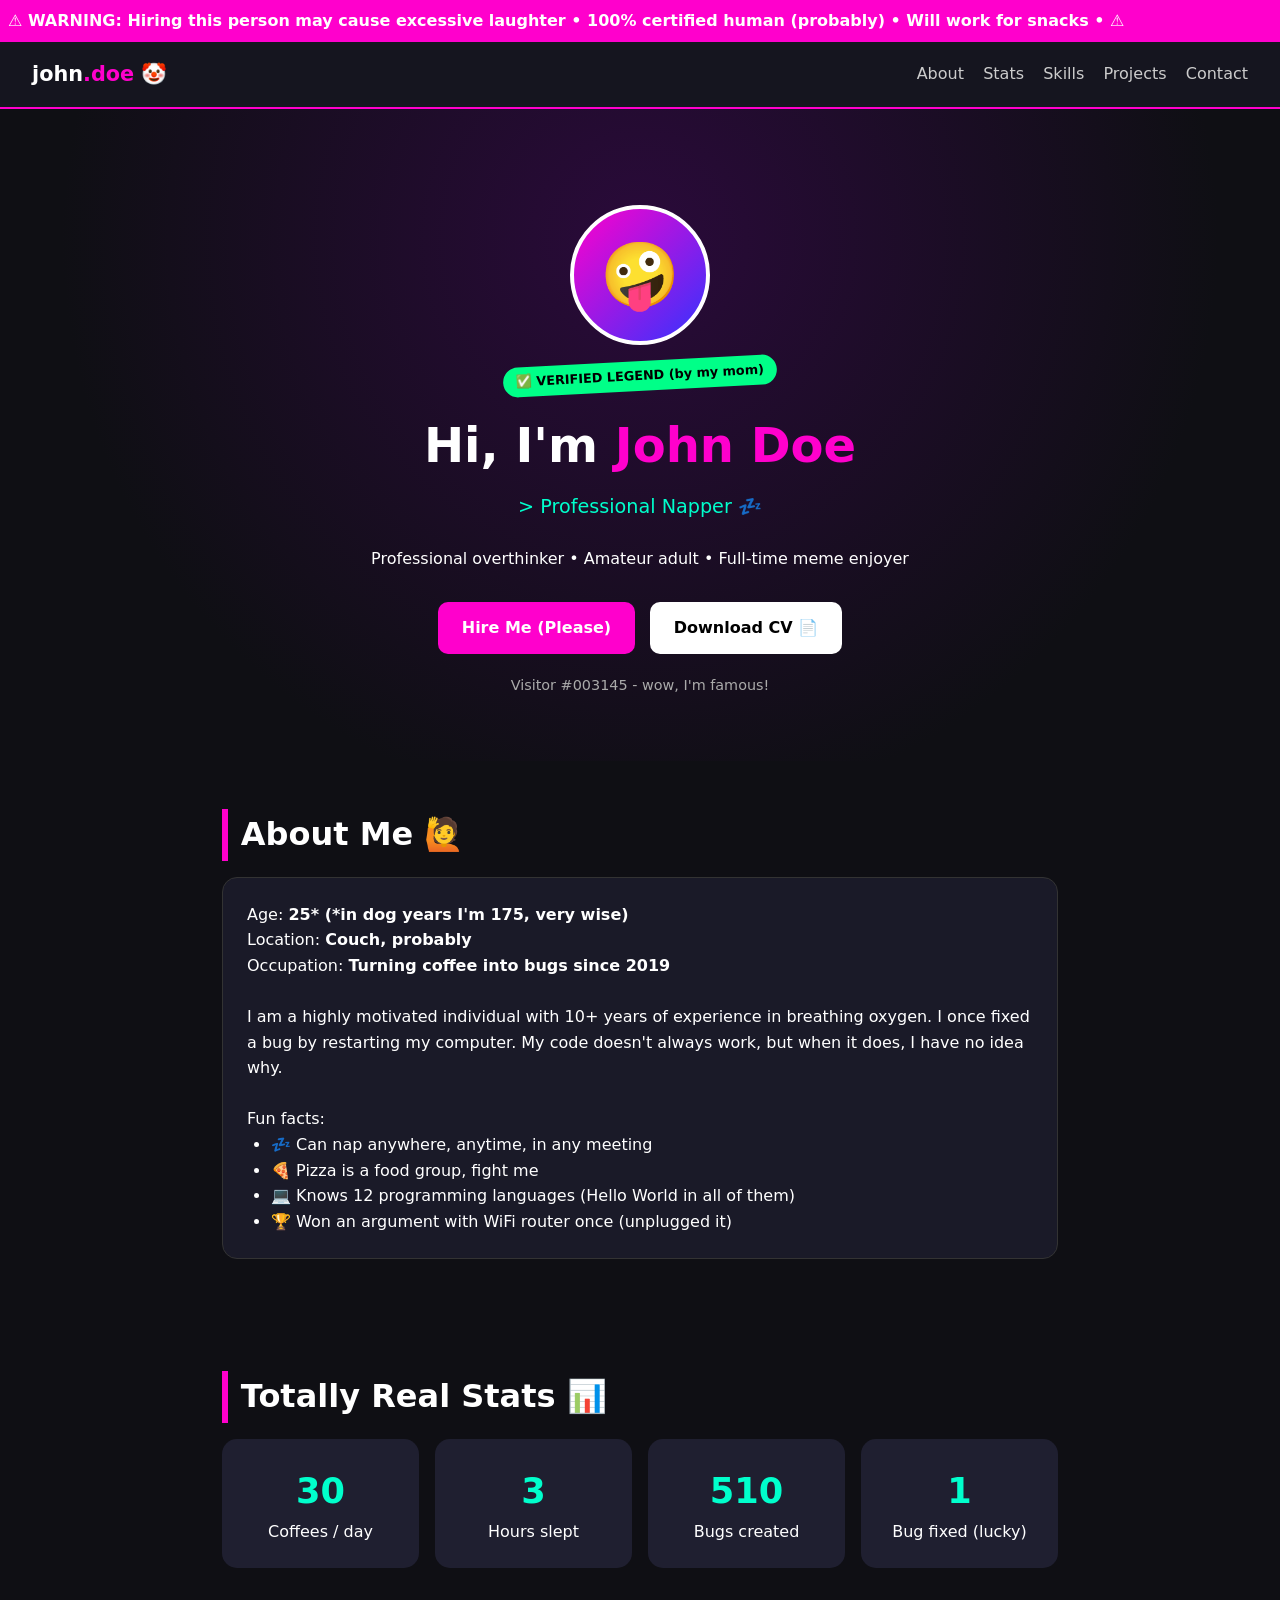
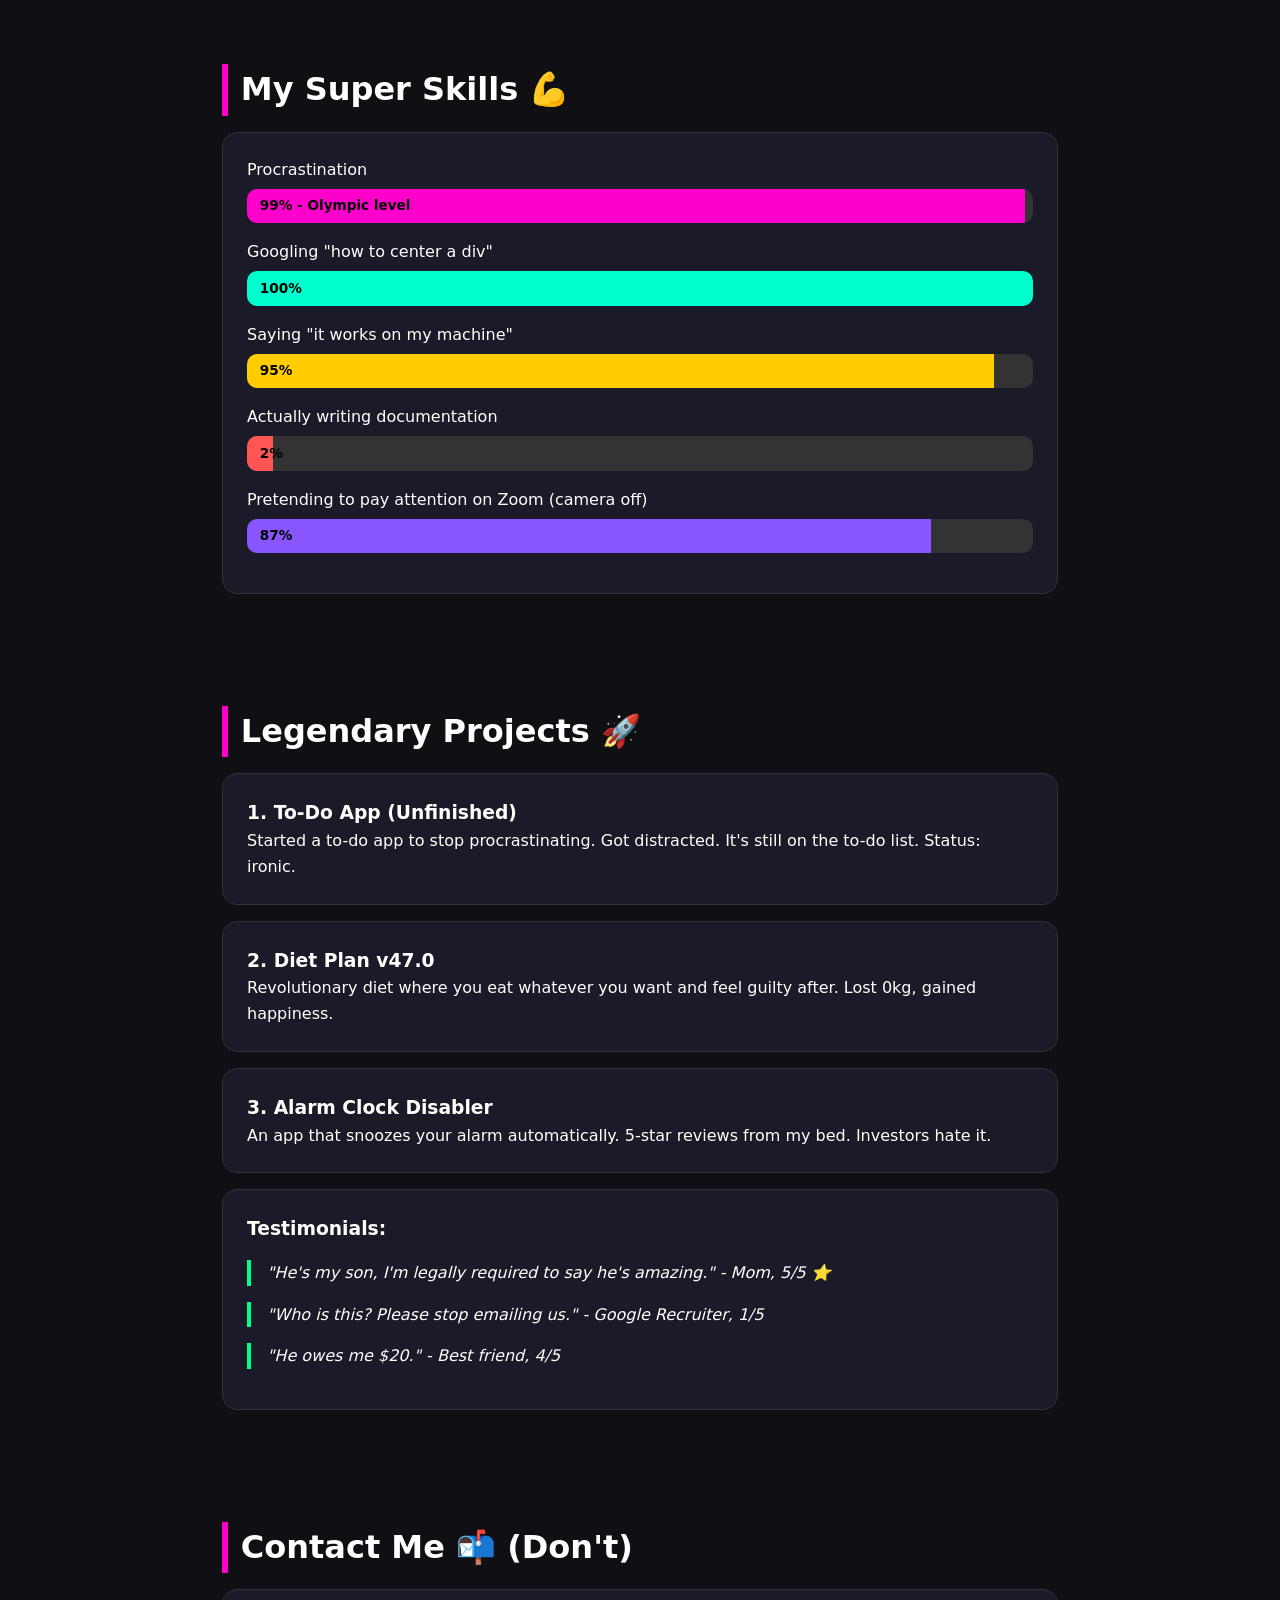
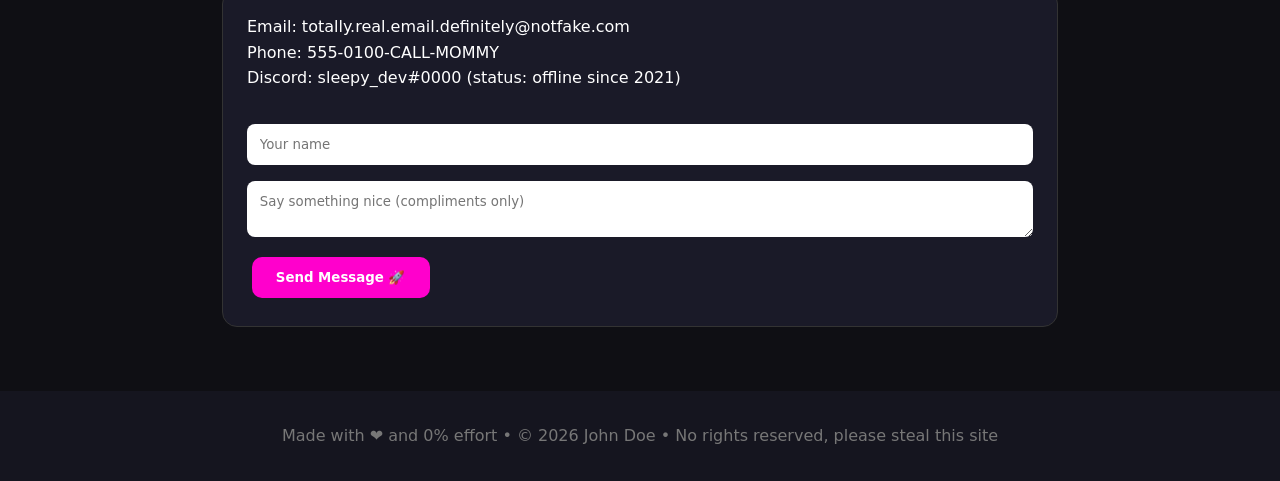
<file: roman_personal/index.html>
<!DOCTYPE html>
<html lang="en">
<head>
<meta charset="UTF-8" />
<meta name="viewport" content="width=device-width, initial-scale=1.0" />
<title>John Doe - Totally Legit Human</title>
<style>
  * { margin:0; padding:0; box-sizing:border-box; font-family: 'Segoe UI', system-ui, sans-serif; }
  body { background:#0f0f14; color:#fff; line-height:1.6; overflow-x:hidden; }
  nav { display:flex; justify-content:space-between; align-items:center; padding:1rem 2rem; background:#15151f; position:sticky; top:0; z-index:100; border-bottom:2px solid #ff00cc; }
  nav b { font-size:1.3rem; } nav b span { color:#ff00cc; }
  nav div a { color:#ccc; margin-left:1.2rem; text-decoration:none; }
  nav div a:hover { color:#ff00cc; }
  .hero { text-align:center; padding:6rem 2rem 4rem; background: radial-gradient(circle at 50% 20%, #2a0a3a, #0f0f14 70%); }
  .avatar { width:140px; height:140px; border-radius:50%; background:linear-gradient(135deg,#ff00cc,#3333ff); display:flex; align-items:center; justify-content:center; font-size:4rem; margin:0 auto 1rem; border:4px solid #fff; }
  .badge { display:inline-block; background:#00ff88; color:#000; padding:0.3rem 0.8rem; border-radius:20px; font-size:0.8rem; font-weight:bold; margin-bottom:1rem; transform:rotate(-3deg); }
  h1 { font-size:3rem; } h1 span { color:#ff00cc; }
  #typing { color:#00ffcc; min-height:1.8rem; font-size:1.2rem; margin:0.5rem 0 1.5rem; }
  .btns a, .btns button { display:inline-block; padding:0.8rem 1.5rem; margin:0.3rem; border-radius:10px; border:none; cursor:pointer; text-decoration:none; font-weight:bold; }
  .primary { background:#ff00cc; color:white; }
  .secondary { background:white; color:black; }
  section { max-width:900px; margin:0 auto; padding:3rem 2rem; }
  h2 { font-size:2rem; margin-bottom:1rem; border-left:6px solid #ff00cc; padding-left:0.8rem; }
  .card { background:#1a1a28; border-radius:15px; padding:1.5rem; margin:1rem 0; border:1px solid #333; }
  .stats { display:grid; grid-template-columns:repeat(auto-fit,minmax(180px,1fr)); gap:1rem; }
  .stat { background:#1f1f30; text-align:center; padding:1.5rem 1rem; border-radius:15px; }
  .stat h3 { font-size:2.2rem; color:#00ffcc; }
  .skill-bar { background:#333; border-radius:10px; overflow:hidden; margin:0.4rem 0 1rem; }
  .skill-fill { padding:0.4rem 0.8rem; font-size:0.85rem; font-weight:bold; color:#000; }
  footer { text-align:center; padding:2rem; background:#15151f; color:#777; }
  input, textarea { width:100%; padding:0.8rem; margin:0.5rem 0; border-radius:8px; border:none; }
  .testimonial { border-left:4px solid #00ff88; padding-left:1rem; margin:1rem 0; font-style:italic; }
  .marquee { background:#ff00cc; color:#fff; padding:0.5rem; white-space:nowrap; overflow:hidden; font-weight:bold; }
</style>
</head>
<body>
<div class="marquee">⚠️ WARNING: Hiring this person may cause excessive laughter • 100% certified human (probably) • Will work for snacks • ⚠️</div>
<nav><b>john<span>.doe</span> 🤡</b><div><a href="#about">About</a><a href="#stats">Stats</a><a href="#skills">Skills</a><a href="#projects">Projects</a><a href="#contact">Contact</a></div></nav>

<div class="hero">
  <div class="avatar">🤪</div>
  <div class="badge">✅ VERIFIED LEGEND (by my mom)</div>
  <h1>Hi, I'm <span>John Doe</span></h1>
  <div id="typing"></div>
  <p>Professional overthinker • Amateur adult • Full-time meme enjoyer</p><br>
  <div class="btns">
    <a class="primary" href="#contact">Hire Me (Please)</a>
    <a class="secondary" href="#" onclick="alert('Just kidding, there is no CV. I live in the moment.');return false;">Download CV 📄</a>
  </div>
  <p style="margin-top:1rem;font-size:0.9rem;color:#aaa" id="visitor-count">Visitor #000001 - congrats, you're my first friend!</p>
</div>

<section id="about">
  <h2>About Me 🙋</h2>
  <div class="card">
    <p>Age: <b>25* (*in dog years I'm 175, very wise)</b></p>
    <p>Location: <b>Couch, probably</b></p>
    <p>Occupation: <b>Turning coffee into bugs since 2019</b></p><br>
    <p>I am a highly motivated individual with 10+ years of experience in breathing oxygen. I once fixed a bug by restarting my computer. My code doesn't always work, but when it does, I have no idea why.</p>
    <p><br>Fun facts:</p>
    <ul style="margin-left:1.5rem">
      <li>💤 Can nap anywhere, anytime, in any meeting</li>
      <li>🍕 Pizza is a food group, fight me</li>
      <li>💻 Knows 12 programming languages (Hello World in all of them)</li>
      <li>🏆 Won an argument with WiFi router once (unplugged it)</li>
    </ul>
  </div>
</section>

<section id="stats">
  <h2>Totally Real Stats 📊</h2>
  <div class="stats">
    <div class="stat"><h3 data-count="47">0</h3><p>Coffees / day</p></div>
    <div class="stat"><h3 data-count="3">0</h3><p>Hours slept</p></div>
    <div class="stat"><h3 data-count="999">0</h3><p>Bugs created</p></div>
    <div class="stat"><h3 data-count="1">0</h3><p>Bug fixed (lucky)</p></div>
  </div>
</section>

<section id="skills">
  <h2>My Super Skills 💪</h2>
  <div class="card">
    <p>Procrastination</p><div class="skill-bar"><div class="skill-fill" style="width:99%;background:#ff00cc">99% - Olympic level</div></div>
    <p>Googling "how to center a div"</p><div class="skill-bar"><div class="skill-fill" style="width:100%;background:#00ffcc">100%</div></div>
    <p>Saying "it works on my machine"</p><div class="skill-bar"><div class="skill-fill" style="width:95%;background:#ffcc00">95%</div></div>
    <p>Actually writing documentation</p><div class="skill-bar"><div class="skill-fill" style="width:2%;background:#ff5555">2%</div></div>
    <p>Pretending to pay attention on Zoom (camera off)</p><div class="skill-bar"><div class="skill-fill" style="width:87%;background:#8855ff">87%</div></div>
  </div>
</section>

<section id="projects">
  <h2>Legendary Projects 🚀</h2>
  <div class="card"><h3>1. To-Do App (Unfinished)</h3><p>Started a to-do app to stop procrastinating. Got distracted. It's still on the to-do list. Status: ironic.</p></div>
  <div class="card"><h3>2. Diet Plan v47.0</h3><p>Revolutionary diet where you eat whatever you want and feel guilty after. Lost 0kg, gained happiness.</p></div>
  <div class="card"><h3>3. Alarm Clock Disabler</h3><p>An app that snoozes your alarm automatically. 5-star reviews from my bed. Investors hate it.</p></div>
  <div class="card">
    <h3>Testimonials:</h3>
    <div class="testimonial">"He's my son, I'm legally required to say he's amazing." - Mom, 5/5 ⭐</div>
    <div class="testimonial">"Who is this? Please stop emailing us." - Google Recruiter, 1/5</div>
    <div class="testimonial">"He owes me $20." - Best friend, 4/5</div>
  </div>
</section>

<section id="contact">
  <h2>Contact Me 📬 (Don't)</h2>
  <div class="card">
    <p>Email: totally.real.email.definitely@notfake.com</p>
    <p>Phone: 555-0100-CALL-MOMMY</p>
    <p>Discord: sleepy_dev#0000 (status: offline since 2021)</p><br>
    <input id="name" placeholder="Your name" />
    <textarea id="msg" placeholder="Say something nice (compliments only)"></textarea>
    <div class="btns"><button class="primary" onclick="sendMsg()">Send Message 🚀</button></div>
  </div>
</section>

<footer>Made with ❤️ and 0% effort • © 2026 John Doe • No rights reserved, please steal this site</footer>

<script>
  const roles = ["Professional Napper 💤","Bug Creator 🐛","Certified Snack Eater 🍕","CEO of Procrastination 🏢","StackOverflow Copier 📋"];
  let ri=0, ci=0, del=false;
  const el = document.getElementById('typing');
  (function type(){
    const cur = roles[ri];
    el.textContent = "> " + cur.slice(0,ci);
    if(!del){ ci++; if(ci>cur.length){ del=true; setTimeout(type,1200); return; } }
    else{ ci--; if(ci===0){ del=false; ri=(ri+1)%roles.length; } }
    setTimeout(type, del?30:70);
  })();
  // counters
  const counters = document.querySelectorAll('[data-count]');
  const io = new IntersectionObserver(es=>es.forEach(e=>{ if(e.isIntersecting){ let t=+e.target.dataset.count, c=0; const iv=setInterval(()=>{c+=Math.ceil(t/30); if(c>=t){c=t;clearInterval(iv);} e.target.textContent=c;},50); io.unobserve(e.target);} }));
  counters.forEach(c=>io.observe(c));
  // visitor
  let v = Math.floor(Math.random()*9000)+2;
  document.getElementById('visitor-count').textContent = `Visitor #${String(v).padStart(6,'0')} - wow, I'm famous!`;
  function sendMsg(){
    const n = document.getElementById('name').value || 'mysterious stranger';
    const excuses = ["Message sent to spam (just kidding... maybe).", "Error 404: Motivation not found to reply.", "Thanks "+n+"! I'll reply in 3-5 business years."];
    alert(excuses[Math.floor(Math.random()*excuses.length)]);
  }
  console.log("Psst... you found the console. You're hired as my IT support now.");
</script>
</body>
</html>
</file>
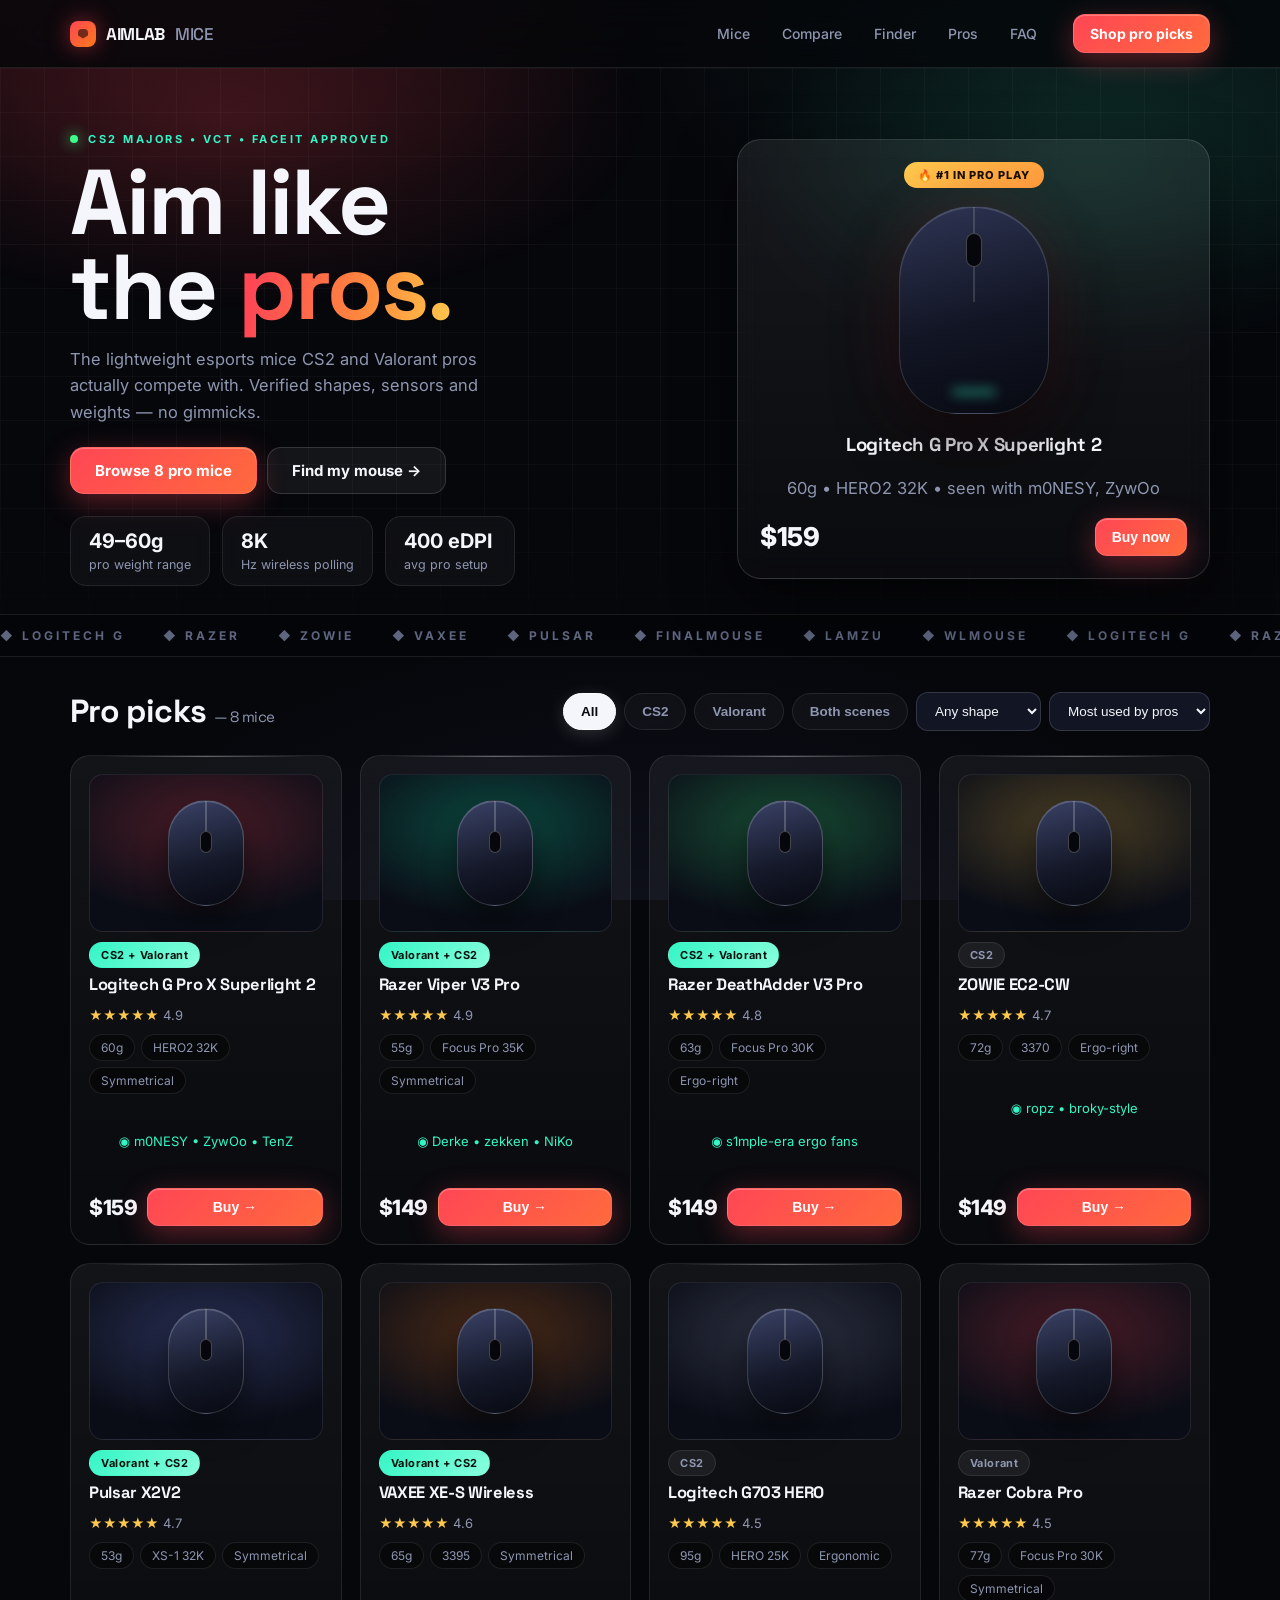
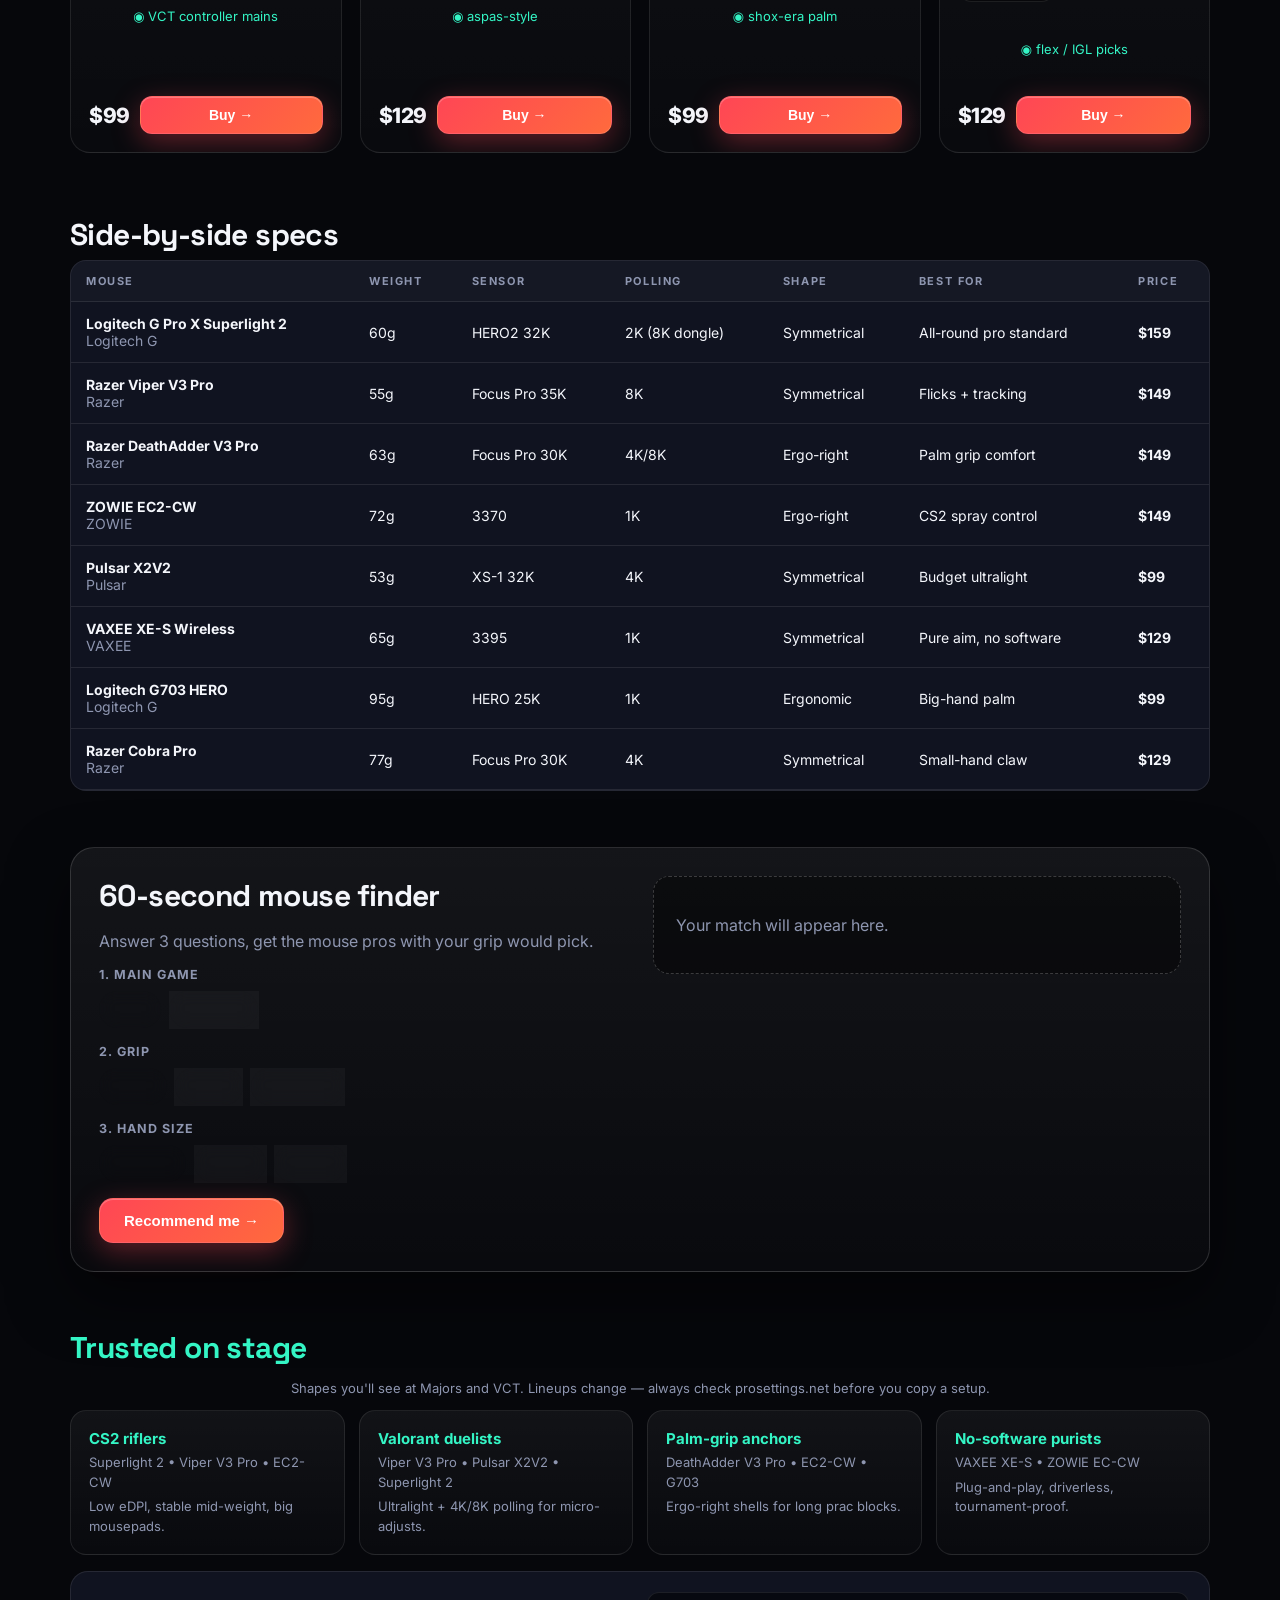
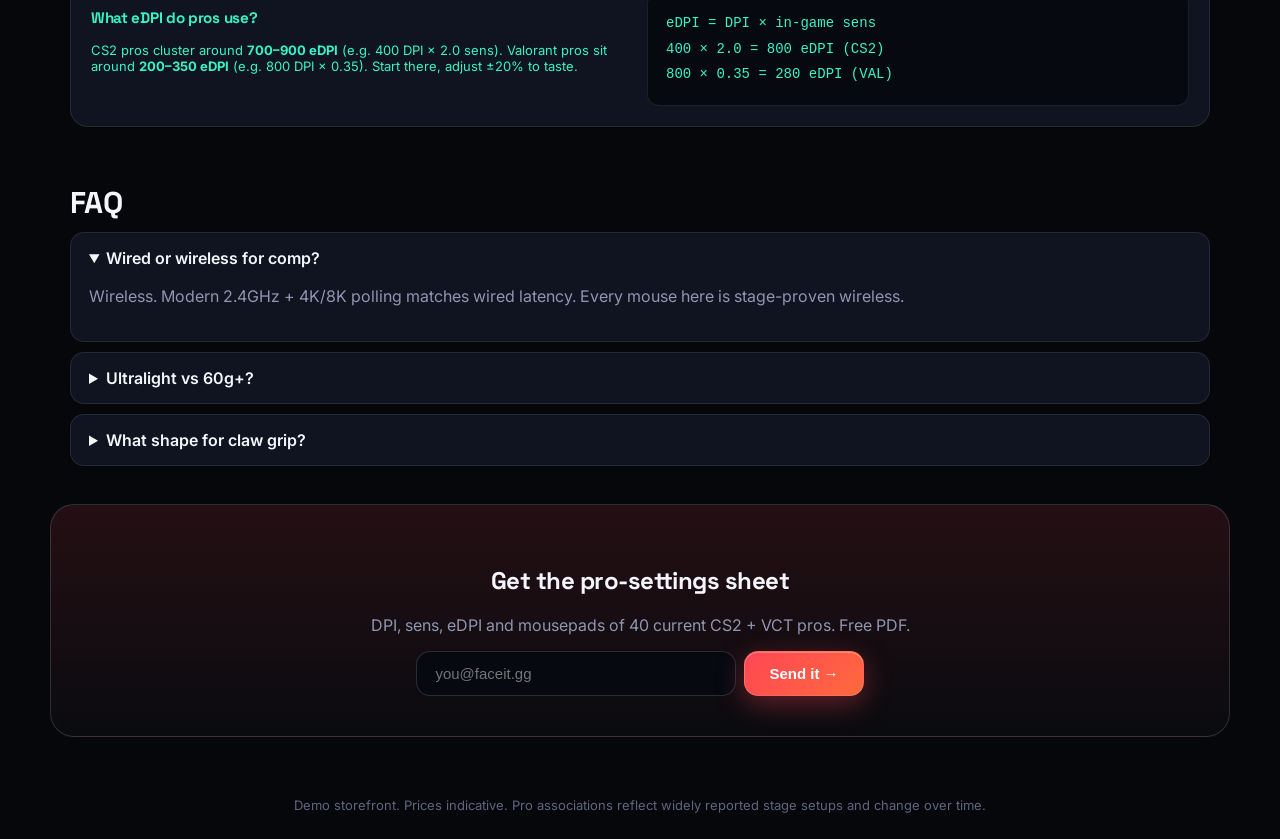
<file: daniel/mouse-site/index.html>
<!DOCTYPE html>
<html lang="en">
<head>
<meta charset="UTF-8" />
<meta name="viewport" content="width=device-width, initial-scale=1.0" />
<title>AIMLAB Mice — Pro CS2 & Valorant Picks</title>
<link rel="stylesheet" href="styles.css" />
</head>
<body>
<nav class="nav">
  <div class="nav-inner">
    <a class="brand" href="#top"><span class="mark"></span> AIMLAB<span class="thin">MICE</span></a>
    <div class="links">
      <a href="#mice">Mice</a><a href="#compare">Compare</a><a href="#finder">Finder</a><a href="#pros">Pros</a><a href="#faq">FAQ</a>
    </div>
    <a class="btn small" href="#mice">Shop pro picks</a>
  </div>
</nav>

<header class="hero" id="top">
  <div class="hero-bg"></div>
  <div class="hero-inner">
    <div class="hero-copy">
      <div class="kicker"><span class="dot"></span> CS2 MAJORS • VCT • FACEIT APPROVED</div>
      <h1>Aim like<br/>the <em>pros.</em></h1>
      <p>The lightweight esports mice CS2 and Valorant pros actually compete with. Verified shapes, sensors and weights — no gimmicks.</p>
      <div class="hero-cta">
        <a class="btn" href="#mice">Browse 8 pro mice</a>
        <a class="btn ghost" href="#finder">Find my mouse →</a>
      </div>
      <div class="hero-stats">
        <div><b>49–60g</b><span>pro weight range</span></div>
        <div><b>8K</b><span>Hz wireless polling</span></div>
        <div><b>400 eDPI</b><span>avg pro setup</span></div>
      </div>
    </div>
    <div class="hero-card">
      <div class="tag">🔥 #1 IN PRO PLAY</div>
      <div class="mouse-art superlight"><div class="wheel"></div></div>
      <h3>Logitech G Pro X Superlight 2</h3>
      <p class="muted">60g • HERO2 32K • seen with m0NESY, ZywOo</p>
      <div class="row"><span class="price">$159</span><button class="btn small" data-buy="Logitech G Pro X Superlight 2">Buy now</button></div>
    </div>
  </div>
  <div class="marquee"><div class="track" id="brandTrack"></div></div>
</header>

<section class="toolbar" id="mice">
  <h2>Pro picks <span id="count"></span></h2>
  <div class="filters">
    <div class="pills" id="gamePills">
      <button class="pill active" data-game="All">All</button>
      <button class="pill" data-game="CS2">CS2</button>
      <button class="pill" data-game="Valorant">Valorant</button>
      <button class="pill" data-game="Both">Both scenes</button>
    </div>
    <select id="shape"><option value="All">Any shape</option><option>Symmetrical</option><option>Ergonomic</option><option>Ergo-right</option></select>
    <select id="sort"><option value="pro">Most used by pros</option><option value="light">Lightest first</option><option value="cheap">Price: low → high</option></select>
  </div>
</section>

<main class="grid" id="grid"></main>

<section class="compare" id="compare">
  <h2>Side-by-side specs</h2>
  <div class="table-wrap"><table id="table"><thead><tr><th>Mouse</th><th>Weight</th><th>Sensor</th><th>Polling</th><th>Shape</th><th>Best for</th><th>Price</th></tr></thead><tbody></tbody></table></div>
</section>

<section class="finder" id="finder">
  <div class="finder-box">
    <div>
      <h2>60-second mouse finder</h2>
      <p class="muted">Answer 3 questions, get the mouse pros with your grip would pick.</p>
      <div class="q"><label>1. Main game</label><div class="pills" id="fGame"><button class="pill active" data-v="CS2">CS2</button><button class="pill" data-v="Valorant">Valorant</button></div></div>
      <div class="q"><label>2. Grip</label><div class="pills" id="fGrip"><button class="pill active" data-v="Claw">Claw</button><button class="pill" data-v="Palm">Palm</button><button class="pill" data-v="Fingertip">Fingertip</button></div></div>
      <div class="q"><label>3. Hand size</label><div class="pills" id="fHand"><button class="pill active" data-v="M">Medium</button><button class="pill" data-v="S">Small</button><button class="pill" data-v="L">Large</button></div></div>
      <button class="btn" id="findBtn">Recommend me →</button>
    </div>
    <div class="result" id="findResult"><p class="muted">Your match will appear here.</p></div>
  </div>
</section>

<section class="pros" id="pros">
  <h2>Trusted on stage</h2>
  <p class="muted center">Shapes you'll see at Majors and VCT. Lineups change — always check prosettings.net before you copy a setup.</p>
  <div class="pro-cards" id="proCards"></div>
  <div class="edpi">
    <div><h3>What eDPI do pros use?</h3><p>CS2 pros cluster around <b>700–900 eDPI</b> (e.g. 400 DPI × 2.0 sens). Valorant pros sit around <b>200–350 eDPI</b> (e.g. 800 DPI × 0.35). Start there, adjust ±20% to taste.</p></div>
    <div class="edpi-box">eDPI = DPI × in-game sens<br/><span>400 × 2.0 = 800 eDPI (CS2)</span><br/><span>800 × 0.35 = 280 eDPI (VAL)</span></div>
  </div>
</section>

<section class="faq" id="faq">
  <h2>FAQ</h2>
  <details open><summary>Wired or wireless for comp?</summary><p>Wireless. Modern 2.4GHz + 4K/8K polling matches wired latency. Every mouse here is stage-proven wireless.</p></details>
  <details><summary>Ultralight vs 60g+?</summary><p>Fingertip aimers go 49–55g (Pulsar, Viper V3 Pro). Palm/claw hybrid players often prefer 60–65g stability (Superlight 2, EC-CW).</p></details>
  <details><summary>What shape for claw grip?</summary><p>Smaller symmetrical mice: G Pro X Superlight 2, Viper V3 Pro, Pulsar X2V2. Palm grip: DeathAdder V3 Pro, EC2-CW, G703-class ergos.</p></details>
</section>

<section class="cta">
  <h2>Get the pro-settings sheet</h2>
  <p>DPI, sens, eDPI and mousepads of 40 current CS2 + VCT pros. Free PDF.</p>
  <form id="mail"><input type="email" required placeholder="you@faceit.gg" /><button class="btn">Send it →</button></form>
</section>

<footer>Demo storefront. Prices indicative. Pro associations reflect widely reported stage setups and change over time.</footer>
<div class="toast" id="toast" hidden></div>
<script src="app.js"></script>
</body>
</html>
</file>
<file: daniel/mouse-site/styles.css>
@import url('https://fonts.googleapis.com/css2?family=Inter:wght@400;500;600;700;800;900&family=Space+Grotesk:wght@500;600;700&display=swap');
:root{
  --bg0:#06070b; --bg1:#0b0d14;
  --panel:rgba(255,255,255,.035); --panel-solid:#101320;
  --panel2:rgba(255,255,255,.06);
  --line:rgba(255,255,255,.09); --line2:rgba(255,255,255,.14);
  --txt:#f4f6fb; --mut:#8e96b0; --mut2:#5d657f;
  --acc:#ff4655; --acc-soft:rgba(255,70,85,.14);
  --mint:#34f5c5; --gold:#ffc94d;
  --r:20px; --shadow:0 24px 60px rgba(0,0,0,.5);
}
*{box-sizing:border-box}html{scroll-behavior:smooth}
body{margin:0;color:var(--txt);background:var(--bg0);
  background-image:radial-gradient(900px 420px at 12% -4%,rgba(255,70,85,.13),transparent 60%),radial-gradient(800px 380px at 88% 6%,rgba(52,245,197,.08),transparent 60%),radial-gradient(1000px 600px at 50% 110%,rgba(124,140,255,.08),transparent 60%);
  background-attachment:fixed;
  font-family:Inter,system-ui,-apple-system,Segoe UI,Roboto,Arial,sans-serif;-webkit-font-smoothing:antialiased}
h1,h2,h3,.brand{font-family:"Space Grotesk",Inter,system-ui,sans-serif;letter-spacing:-.02em}
/* NAV */
.nav{position:sticky;top:0;z-index:20;background:rgba(6,7,11,.72);backdrop-filter:blur(18px) saturate(1.4);-webkit-backdrop-filter:blur(18px) saturate(1.4);border-bottom:1px solid var(--line)}
.nav-inner{max-width:1180px;margin:0 auto;padding:14px 20px;display:flex;align-items:center;gap:22px}
.brand{text-decoration:none;color:var(--txt);font-weight:700;font-size:17px;display:flex;align-items:center;gap:10px}
.brand .thin{font-weight:500;color:var(--mut)}
.mark{width:26px;height:26px;border-radius:8px;background:linear-gradient(135deg,#ff4655,#ff7a18);display:inline-block;box-shadow:0 0 22px rgba(255,70,85,.5);clip-path:none;position:relative}
.mark::after{content:"";position:absolute;inset:8px;background:rgba(0,0,0,.55);border-radius:4px;clip-path:polygon(0 0,100% 0,100% 70%,50% 100%,0 70%)}
.links{display:flex;gap:4px;margin-left:auto}
.links a{color:var(--mut);text-decoration:none;font-size:14px;font-weight:500;padding:8px 14px;border-radius:999px;transition:.2s}
.links a:hover{color:#fff;background:var(--panel2)}
/* BUTTONS */
.btn{background:linear-gradient(135deg,#ff4655,#ff6a3d);color:#fff;border:0;padding:13px 24px;border-radius:14px;font-weight:700;font-size:15px;cursor:pointer;text-decoration:none;display:inline-block;box-shadow:0 8px 28px rgba(255,70,85,.35),inset 0 1px 0 rgba(255,255,255,.25);transition:.2s;border:1px solid rgba(255,255,255,.12)}
.btn:hover{transform:translateY(-1px);box-shadow:0 12px 34px rgba(255,70,85,.45)}
.btn.small{padding:10px 16px;font-size:14px;border-radius:12px}
.btn.ghost{background:var(--panel2);border:1px solid var(--line2);box-shadow:none;color:var(--txt)}
/* HERO */
.hero{position:relative;overflow:hidden;border-bottom:1px solid var(--line)}
.hero-bg{position:absolute;inset:0;background:
  radial-gradient(640px 300px at 18% 8%,rgba(255,70,85,.18),transparent 65%),
  radial-gradient(560px 300px at 85% 18%,rgba(52,245,197,.1),transparent 65%),
  linear-gradient(rgba(255,255,255,.03) 1px,transparent 1px),linear-gradient(90deg,rgba(255,255,255,.03) 1px,transparent 1px);
  background-size:auto,auto,44px 44px,44px 44px;
  mask-image:linear-gradient(#000 70%,transparent)}
.hero-inner{position:relative;max-width:1180px;margin:0 auto;padding:64px 20px 28px;display:grid;grid-template-columns:1.15fr .85fr;gap:28px;align-items:center}
.kicker{font-size:11px;letter-spacing:2.5px;color:var(--mint);font-weight:700;display:flex;align-items:center}
.dot{display:inline-block;width:8px;height:8px;border-radius:50%;background:#3dff88;margin-right:10px;box-shadow:0 0 14px #3dff88;animation:pulse 2s infinite}
@keyframes pulse{50%{opacity:.5}}
.hero h1{font-size:clamp(52px,7.5vw,92px);line-height:.92;margin:14px 0;font-weight:700}
.hero h1 em{font-style:normal;background:linear-gradient(100deg,#ff4655 10%,#ff8a3d 60%,#ffc94d);-webkit-background-clip:text;background-clip:text;color:transparent}
.hero p{color:var(--mut);max-width:46ch;font-size:16.5px;line-height:1.6}
.hero-cta{display:flex;gap:10px;margin:22px 0;flex-wrap:wrap}
.hero-stats{display:flex;gap:12px;margin-top:10px;flex-wrap:wrap}
.hero-stats div{background:var(--panel);border:1px solid var(--line);border-radius:16px;padding:12px 18px;min-width:130px;backdrop-filter:blur(8px)}
.hero-stats b{display:block;font-size:20px}.hero-stats span{color:var(--mut);font-size:12.5px}
.hero-card{background:linear-gradient(180deg,rgba(255,255,255,.07),rgba(255,255,255,.02));border:1px solid var(--line2);border-radius:24px;padding:22px;text-align:center;box-shadow:var(--shadow);backdrop-filter:blur(16px)}
.hero-card .tag{background:linear-gradient(135deg,#ffc94d,#ff9a3d);color:#181000;font-size:11px;font-weight:800;letter-spacing:1px;display:inline-block;padding:6px 14px;border-radius:999px}
.hero-card .muted,.muted{color:var(--mut)}.hero-card .row{display:flex;justify-content:space-between;align-items:center;margin-top:12px}.price{font-size:26px;font-weight:800;letter-spacing:-.02em}
.mouse-art{width:150px;height:208px;margin:18px auto;border-radius:78px 78px 60px 60px;background:linear-gradient(165deg,#2e3554,#121524 55%,#080a12);border:1px solid rgba(255,255,255,.14);position:relative;box-shadow:0 24px 60px rgba(0,0,0,.6),inset 0 1px 0 rgba(255,255,255,.15),0 0 60px rgba(255,70,85,.15)}
.mouse-art::before{content:"";position:absolute;top:0;left:50%;width:2px;height:46%;background:rgba(255,255,255,.14);transform:translateX(-50%)}
.mouse-art::after{content:"";position:absolute;bottom:18px;left:50%;transform:translateX(-50%);width:44px;height:6px;border-radius:999px;background:rgba(52,245,197,.5);filter:blur(6px)}
.mouse-art .wheel{position:absolute;top:26px;left:50%;width:16px;height:34px;background:#05070c;border:1px solid rgba(255,255,255,.25);border-radius:8px;transform:translateX(-50%)}
/* MARQUEE */
.marquee{border-top:1px solid var(--line);overflow:hidden;padding:13px 0;background:rgba(0,0,0,.3)}
.track{display:flex;gap:38px;white-space:nowrap;color:var(--mut2);font-weight:700;letter-spacing:3px;font-size:12px;animation:scroll 24s linear infinite;width:max-content}
@keyframes scroll{to{transform:translateX(-50%)}}
/* TOOLBAR + CARDS */
.toolbar{max-width:1180px;margin:0 auto;padding:34px 20px 8px;display:flex;justify-content:space-between;align-items:flex-end;flex-wrap:wrap;gap:14px}
.toolbar h2{margin:0;font-size:32px}.toolbar h2 span{color:var(--mut);font-size:15px;font-weight:400}
.filters{display:flex;gap:8px;flex-wrap:wrap;align-items:center}
.pills{display:flex;gap:8px;flex-wrap:wrap}
.pill{background:var(--panel);border:1px solid var(--line);color:var(--mut);padding:10px 17px;border-radius:999px;cursor:pointer;font-weight:600;font-size:13.5px;transition:.2s;backdrop-filter:blur(8px)}
.pill:hover{color:#fff;border-color:var(--line2)}
.pill.active{background:#f4f6fb;color:#0a0b10;border-color:#fff;box-shadow:0 4px 18px rgba(255,255,255,.15)}
select{background:#121524;border:1px solid var(--line2);color:var(--txt);padding:10px 14px;border-radius:12px;font-size:13.5px}
.grid{max-width:1180px;margin:16px auto 34px;padding:0 20px;display:grid;grid-template-columns:repeat(auto-fill,minmax(268px,1fr));gap:18px}
.card{background:linear-gradient(180deg,rgba(255,255,255,.055),rgba(255,255,255,.015));border:1px solid var(--line);border-radius:var(--r);padding:18px;display:flex;flex-direction:column;gap:11px;transition:.25s;position:relative;overflow:hidden}
.card::before{content:"";position:absolute;top:0;left:12%;right:12%;height:1px;background:linear-gradient(90deg,transparent,rgba(255,255,255,.35),transparent)}
.card:hover{transform:translateY(-5px);border-color:rgba(255,255,255,.2);box-shadow:var(--shadow)}
.card .art{height:158px;border-radius:14px;display:grid;place-items:center;background:radial-gradient(240px 130px at 50% 32%,var(--glow,rgba(255,70,85,.25)),transparent 72%),#0a0d16;border:1px solid var(--line)}
.mini{width:76px;height:106px;border-radius:38px;background:linear-gradient(165deg,#3a4266,#141828 60%,#080a12);border:1px solid rgba(255,255,255,.18);position:relative;box-shadow:0 14px 30px rgba(0,0,0,.5),inset 0 1px 0 rgba(255,255,255,.2)}
.mini::before{content:"";position:absolute;top:0;left:50%;width:2px;height:44%;background:rgba(255,255,255,.2);transform:translateX(-50%)}
.mini::after{content:"";position:absolute;top:30px;left:50%;width:10px;height:20px;background:#05070c;border:1px solid rgba(255,255,255,.25);border-radius:6px;transform:translateX(-50%)}
.card h3{margin:0;font-size:16.5px;line-height:1.35}.stars{color:var(--gold);font-size:13px}.specs{display:flex;gap:6px;flex-wrap:wrap}
.spec{font-size:12px;background:rgba(0,0,0,.4);border:1px solid var(--line);padding:5px 11px;border-radius:999px;color:var(--mut)}
.pros{font-size:13px;color:var(--mint)}.card .buy{display:flex;gap:10px;margin-top:auto;align-items:center}.buy .price{font-size:21px;font-weight:800}.buy button{flex:1}
.game-tag{font-size:11px;font-weight:700;letter-spacing:.6px;padding:5px 11px;border-radius:999px;background:rgba(255,255,255,.06);border:1px solid var(--line);color:var(--mut)}
.game-tag.hot{color:#06110c;background:linear-gradient(135deg,#34f5c5,#8affde);border-color:transparent}
/* SECTIONS */
.compare,.finder,.pros,.faq,.cta{max-width:1180px;margin:0 auto;padding:28px 20px}
.compare h2,.finder-box h2,.pros h2,.faq h2{font-size:30px;margin:0 0 6px}
.table-wrap{overflow:auto;border:1px solid var(--line);border-radius:16px;background:var(--panel-solid)}
.table-wrap table{width:100%;border-collapse:collapse;min-width:780px}
th,td{padding:13px 15px;text-align:left;border-bottom:1px solid var(--line);font-size:14px}
th{color:var(--mut);font-size:11px;letter-spacing:1.6px;text-transform:uppercase;background:rgba(255,255,255,.02)}
tbody tr:hover{background:rgba(255,255,255,.025)}
.finder-box{background:linear-gradient(180deg,rgba(255,255,255,.06),rgba(255,255,255,.015));border:1px solid var(--line2);border-radius:24px;padding:28px;display:grid;grid-template-columns:1fr 1fr;gap:26px;box-shadow:var(--shadow)}
.q{margin:16px 0}.q label{display:block;color:var(--mut);font-size:12.5px;letter-spacing:1px;text-transform:uppercase;margin-bottom:9px;font-weight:700}
.result{background:rgba(0,0,0,.4);border:1px dashed rgba(255,255,255,.2);border-radius:16px;padding:22px;align-self:start}.result h3{margin:10px 0 6px;font-size:22px}.result .btn{margin-top:12px}
.pro-cards{display:grid;grid-template-columns:repeat(auto-fill,minmax(230px,1fr));gap:14px;margin-top:14px}
.pro-card{background:linear-gradient(180deg,rgba(255,255,255,.05),rgba(255,255,255,.015));border:1px solid var(--line);border-radius:16px;padding:18px;transition:.2s}
.pro-card:hover{border-color:var(--line2);transform:translateY(-2px)}
.pro-card b{font-size:15px}.pro-card span{color:var(--mut);font-size:13px;display:block;margin-top:5px;line-height:1.5}
.center{text-align:center}.edpi{display:grid;grid-template-columns:1fr 1fr;gap:14px;margin-top:16px;background:var(--panel-solid);border:1px solid var(--line);border-radius:18px;padding:20px}
.edpi-box{background:#070910;border-radius:12px;padding:18px;font-family:ui-monospace,Menlo,Consolas,monospace;font-size:14px;line-height:1.8;border:1px solid var(--line)}.edpi-box span{color:var(--mint)}
.faq details{background:var(--panel-solid);border:1px solid var(--line);border-radius:14px;padding:15px 18px;margin:10px 0}
.faq summary{cursor:pointer;font-weight:600}.faq p{color:var(--mut);line-height:1.6}
.cta{text-align:center;background:linear-gradient(180deg,rgba(255,70,85,.12),rgba(255,255,255,.02));border:1px solid var(--line2);border-radius:24px;margin-bottom:34px;padding:40px 24px}
.cta p{color:var(--mut)}
.cta form{display:flex;gap:8px;justify-content:center;margin-top:14px;flex-wrap:wrap}.cta input{padding:13px 18px;border-radius:14px;border:1px solid var(--line2);background:#070910;color:#fff;min-width:min(320px,70vw);font-size:15px}
footer{text-align:center;color:var(--mut2);padding:26px;font-size:13px}
.toast{position:fixed;bottom:24px;left:50%;transform:translateX(-50%);background:#f4f6fb;color:#0a0b10;padding:12px 20px;border-radius:999px;font-weight:700;box-shadow:0 12px 40px rgba(0,0,0,.5)}
@media(max-width:860px){.hero-inner,.finder-box,.edpi{grid-template-columns:1fr}.links{display:none}.hero{padding-bottom:6px}}
</file>
